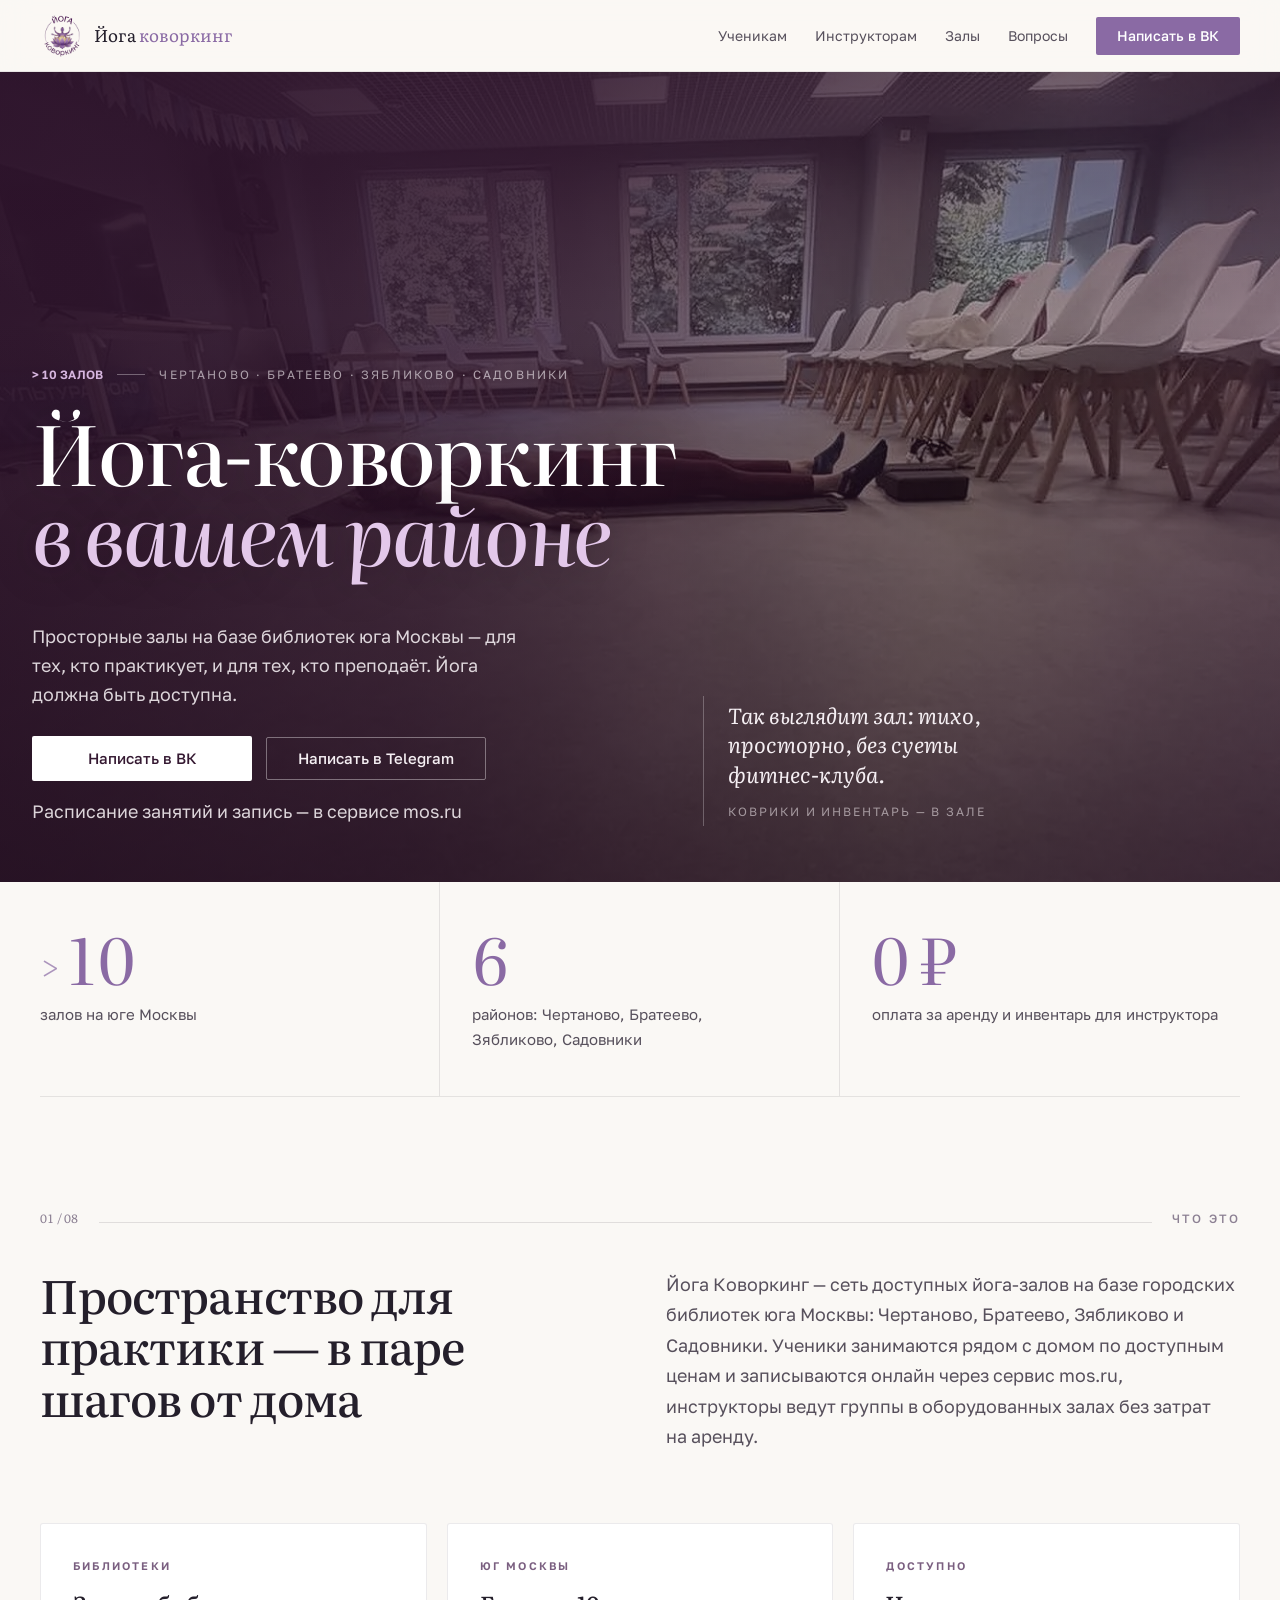
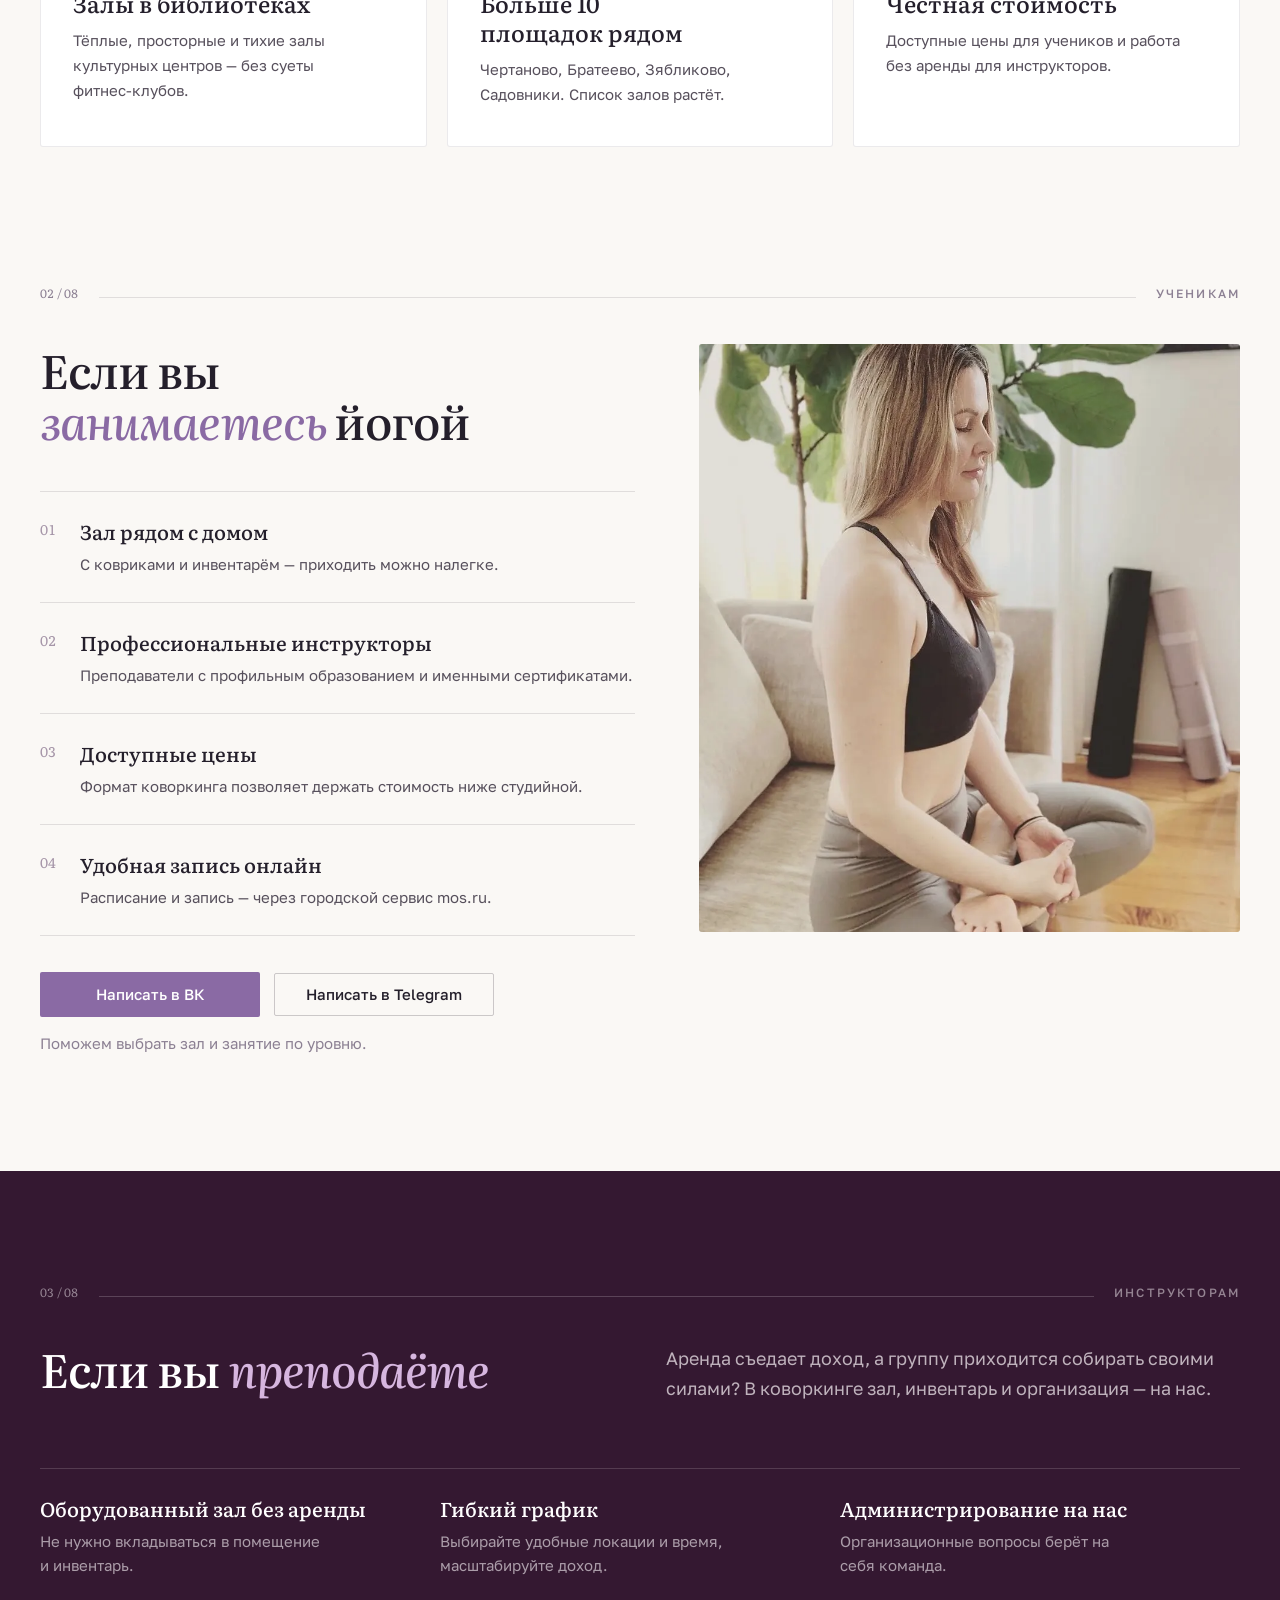
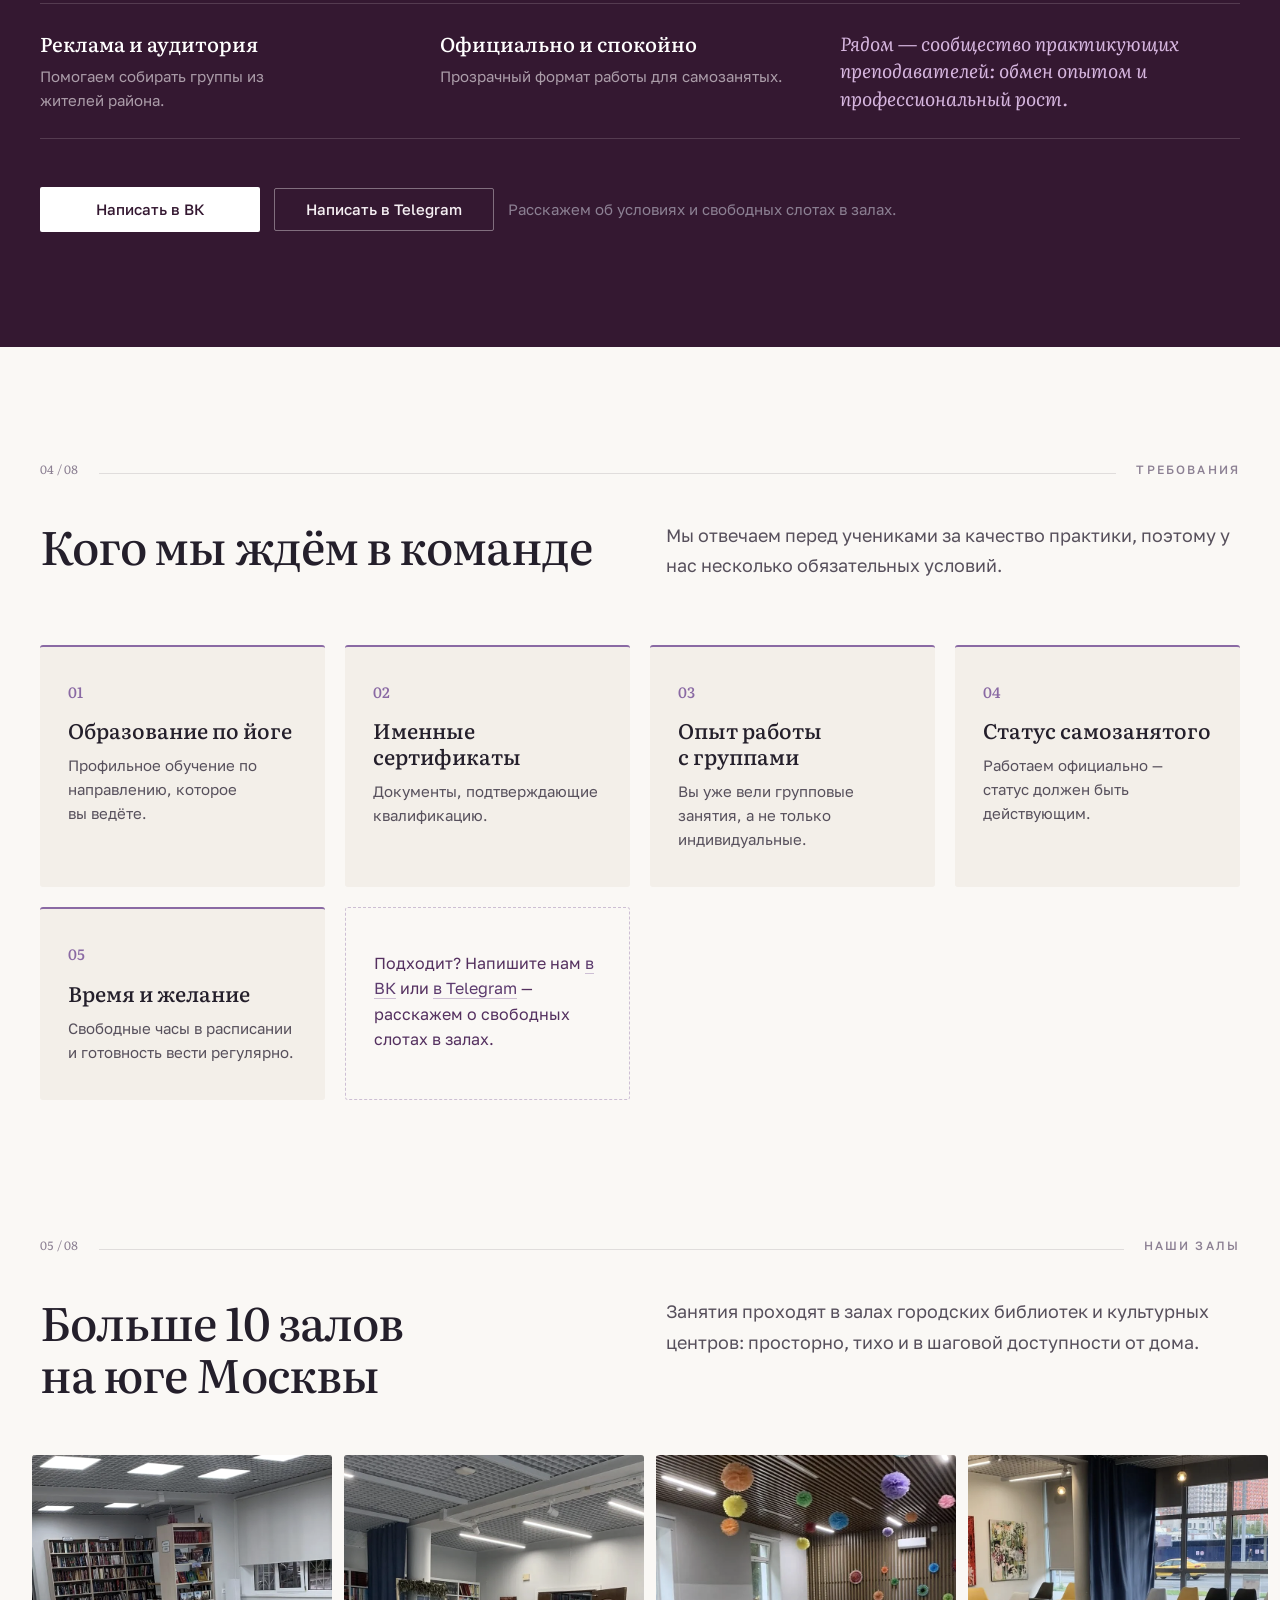
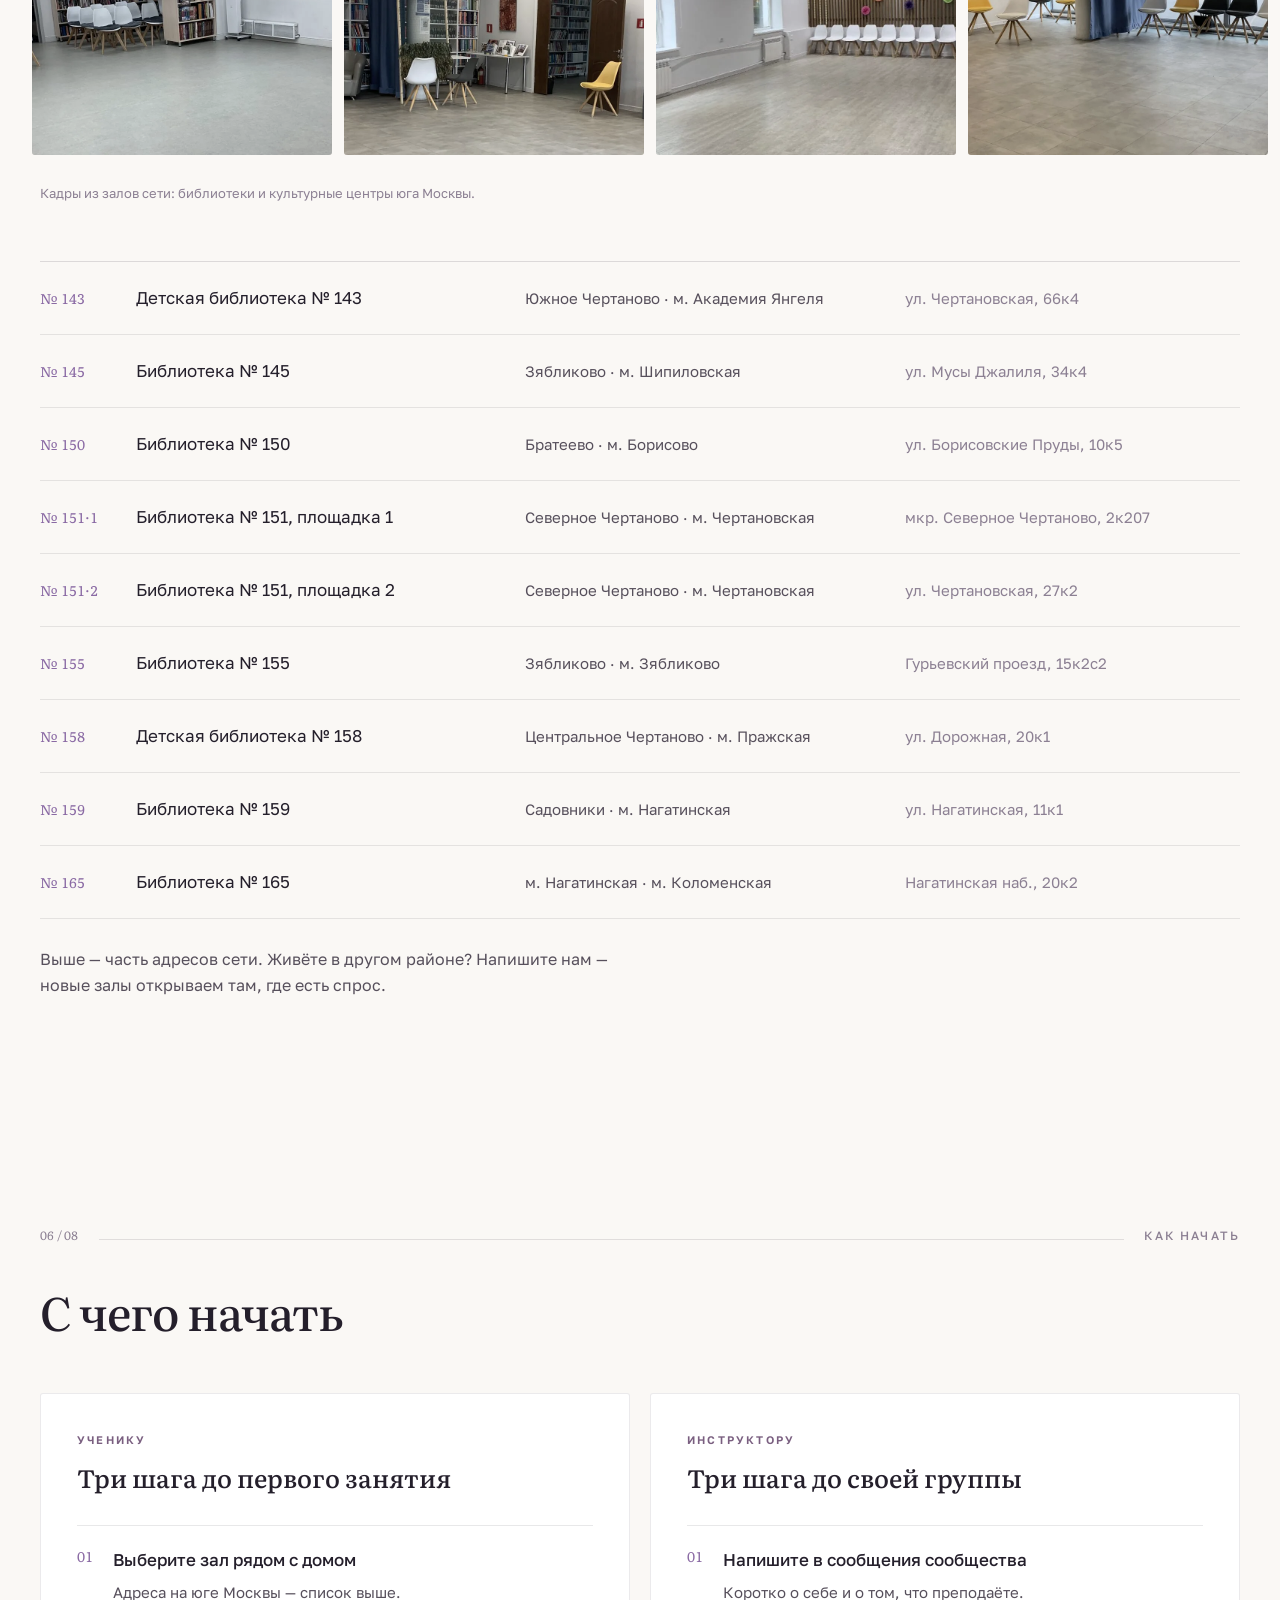
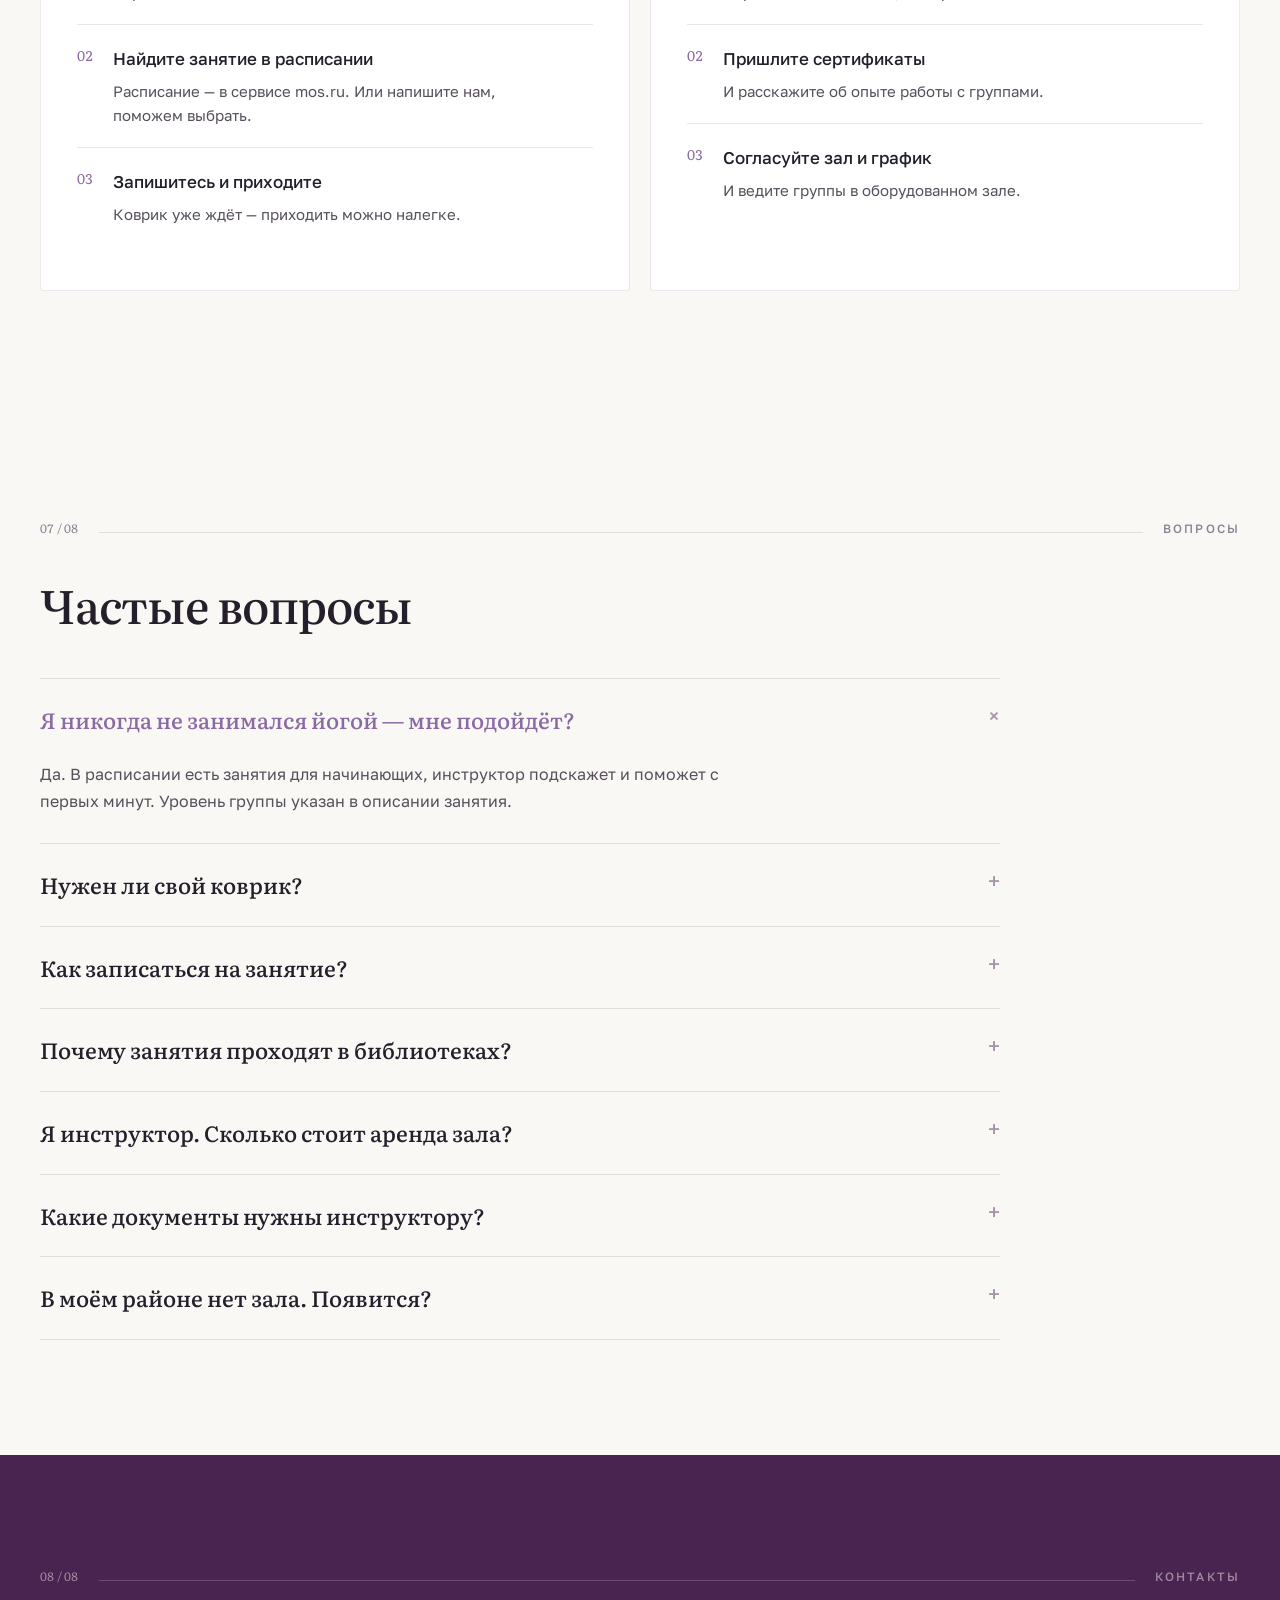
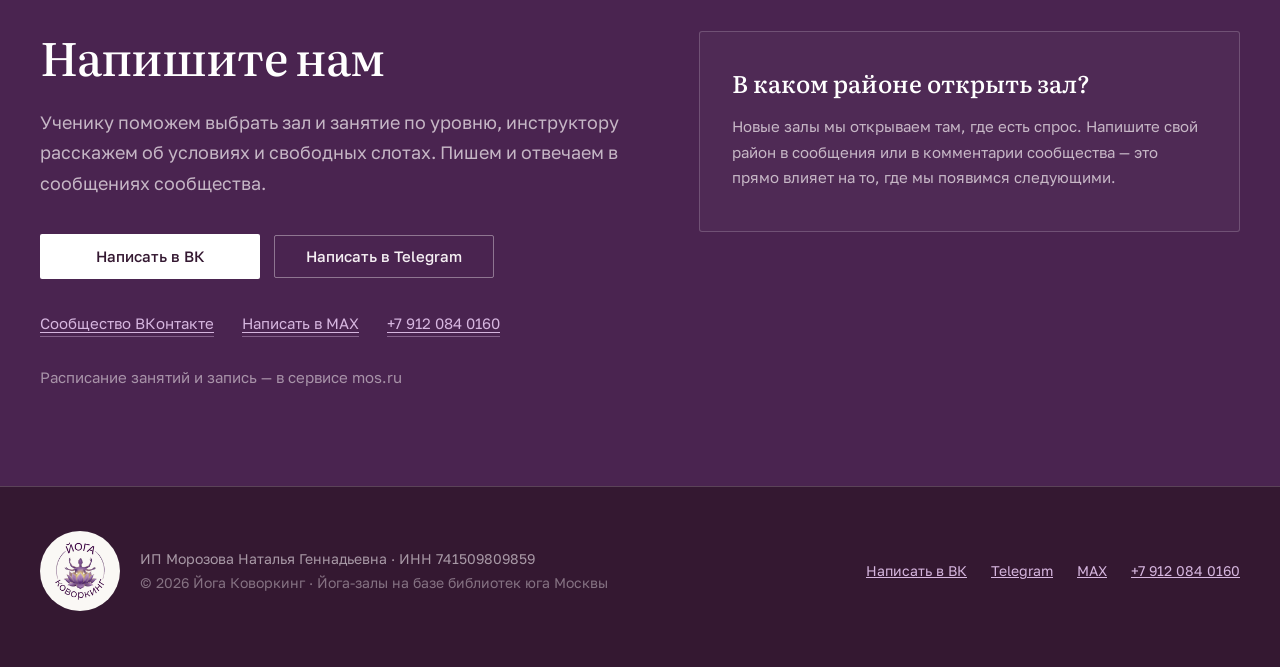
<file: index.html>
<!DOCTYPE html>
<html lang="ru">
<head>
<meta charset="utf-8">
<meta name="viewport" content="width=device-width, initial-scale=1">
<title>Йога-коворкинг в Москве — залы для практики и преподавания</title>
<meta name="description" content="Доступные йога-залы на базе библиотек юга Москвы. Занятия рядом с домом, запись через mos.ru. Инструкторам — оборудованные залы без аренды.">
<link rel="canonical" href="https://yogacoworking.ru/">
<meta property="og:type" content="website">
<meta property="og:site_name" content="Йога Коворкинг">
<meta property="og:locale" content="ru_RU">
<meta property="og:title" content="Йога-коворкинг в вашем районе — залы на юге Москвы">
<meta property="og:description" content="Больше 10 залов на базе библиотек юга Москвы: Чертаново, Братеево, Зябликово, Садовники. Ученикам — занятия рядом с домом, инструкторам — зал без аренды.">
<meta property="og:url" content="https://yogacoworking.ru/">
<meta property="og:image" content="https://yogacoworking.ru/og.jpg">
<meta property="og:image:width" content="1200">
<meta property="og:image:height" content="630">
<meta name="twitter:card" content="summary_large_image">
<meta name="theme-color" content="#FAF8F5">
<link rel="icon" href="./favicon-32.png" sizes="32x32" type="image/png">
<link rel="apple-touch-icon" href="./apple-touch-icon.png">

<link rel="preconnect" href="https://fonts.googleapis.com">
<link rel="preconnect" href="https://fonts.gstatic.com" crossorigin>
<link rel="preload" as="image" href="./photos/hero/hero.webp" type="image/webp" fetchpriority="high">
<link rel="stylesheet" href="https://fonts.googleapis.com/css2?family=Literata:ital,opsz,wght@0,7..72,400;0,7..72,500;0,7..72,600;1,7..72,400;1,7..72,500&family=Golos+Text:wght@400;500;600&display=swap">
<link rel="stylesheet" href="./css/tokens.css">
<link rel="stylesheet" href="./css/base.css">
<link rel="stylesheet" href="./css/components.css">
<link rel="stylesheet" href="./css/sections.css">
<script type="module" src="./js/main.js"></script>

<!-- Единственный источник правды по изменяемым данным.
     null = данных ещё нет, см. PENDING.md. Заглушек в разметке не бывает. -->
<script type="application/json" id="content">
{
  "vk_community": "https://vk.ru/club241061217",
  "vk_message": "https://vk.ru/im?sel=-241061217",
  "telegram": "https://t.me/yogacoworking",
  "max": "https://max.ru/u/f9LHodD0cOJ2ALQNIIs6GPVUt9Y3k14G-6LeY_f4zTSYQbamztr0sTtNDgw",
  "phone": "+7 912 084 0160",
  "mosru_schedule": null,
  "ip": "ИП Морозова Наталья Геннадьевна · ИНН 741509809859",
  "maps": null
}
</script>

<script type="application/ld+json">
{
  "@context": "https://schema.org",
  "@type": "Organization",
  "name": "Йога Коворкинг",
  "alternateName": "Йога-коворкинг",
  "url": "https://yogacoworking.ru/",
  "logo": "https://yogacoworking.ru/photos/logo.png",
  "image": "https://yogacoworking.ru/og.jpg",
  "description": "Сеть доступных йога-залов на базе городских библиотек юга Москвы: Чертаново, Братеево, Зябликово, Садовники. Ученики занимаются рядом с домом, инструкторы ведут группы в оборудованных залах без затрат на аренду.",
  "areaServed": [
    { "@type": "AdministrativeArea", "name": "Южное Чертаново, Москва" },
    { "@type": "AdministrativeArea", "name": "Северное Чертаново, Москва" },
    { "@type": "AdministrativeArea", "name": "Центральное Чертаново, Москва" },
    { "@type": "AdministrativeArea", "name": "Братеево, Москва" },
    { "@type": "AdministrativeArea", "name": "Зябликово, Москва" },
    { "@type": "AdministrativeArea", "name": "Садовники, Москва" }
  ],
  "sameAs": ["https://vk.ru/club241061217", "https://t.me/yogacoworking", "https://max.ru/u/f9LHodD0cOJ2ALQNIIs6GPVUt9Y3k14G-6LeY_f4zTSYQbamztr0sTtNDgw"],
  "telephone": "+79120840160"
}
</script>
<script type="application/ld+json">
{
  "@context": "https://schema.org",
  "@graph": [
    {
      "@type": "SportsActivityLocation",
      "name": "Йога Коворкинг — Детская библиотека № 143",
      "url": "https://yogacoworking.ru/#halls",
      "address": { "@type": "PostalAddress", "streetAddress": "ул. Чертановская, 66к4", "addressLocality": "Москва", "addressCountry": "RU" },
      "containedInPlace": { "@type": "Library", "name": "Детская библиотека № 143" },
      "areaServed": "Южное Чертаново, Москва",
      "parentOrganization": { "@type": "Organization", "name": "Йога Коворкинг" }
    },
    {
      "@type": "SportsActivityLocation",
      "name": "Йога Коворкинг — Библиотека № 145",
      "url": "https://yogacoworking.ru/#halls",
      "address": { "@type": "PostalAddress", "streetAddress": "ул. Мусы Джалиля, 34к4", "addressLocality": "Москва", "addressCountry": "RU" },
      "containedInPlace": { "@type": "Library", "name": "Библиотека № 145" },
      "areaServed": "Зябликово, Москва",
      "parentOrganization": { "@type": "Organization", "name": "Йога Коворкинг" }
    },
    {
      "@type": "SportsActivityLocation",
      "name": "Йога Коворкинг — Библиотека № 150",
      "url": "https://yogacoworking.ru/#halls",
      "address": { "@type": "PostalAddress", "streetAddress": "ул. Борисовские Пруды, 10к5", "addressLocality": "Москва", "addressCountry": "RU" },
      "containedInPlace": { "@type": "Library", "name": "Библиотека № 150" },
      "areaServed": "Братеево, Москва",
      "parentOrganization": { "@type": "Organization", "name": "Йога Коворкинг" }
    },
    {
      "@type": "SportsActivityLocation",
      "name": "Йога Коворкинг — Библиотека № 151, площадка 1",
      "url": "https://yogacoworking.ru/#halls",
      "address": { "@type": "PostalAddress", "streetAddress": "мкр. Северное Чертаново, 2к207", "addressLocality": "Москва", "addressCountry": "RU" },
      "containedInPlace": { "@type": "Library", "name": "Библиотека № 151" },
      "areaServed": "Северное Чертаново, Москва",
      "parentOrganization": { "@type": "Organization", "name": "Йога Коворкинг" }
    },
    {
      "@type": "SportsActivityLocation",
      "name": "Йога Коворкинг — Библиотека № 151, площадка 2",
      "url": "https://yogacoworking.ru/#halls",
      "address": { "@type": "PostalAddress", "streetAddress": "ул. Чертановская, 27к2", "addressLocality": "Москва", "addressCountry": "RU" },
      "containedInPlace": { "@type": "Library", "name": "Библиотека № 151" },
      "areaServed": "Северное Чертаново, Москва",
      "parentOrganization": { "@type": "Organization", "name": "Йога Коворкинг" }
    },
    {
      "@type": "SportsActivityLocation",
      "name": "Йога Коворкинг — Библиотека № 155",
      "url": "https://yogacoworking.ru/#halls",
      "address": { "@type": "PostalAddress", "streetAddress": "Гурьевский проезд, 15к2с2", "addressLocality": "Москва", "addressCountry": "RU" },
      "containedInPlace": { "@type": "Library", "name": "Библиотека № 155" },
      "areaServed": "Зябликово, Москва",
      "parentOrganization": { "@type": "Organization", "name": "Йога Коворкинг" }
    },
    {
      "@type": "SportsActivityLocation",
      "name": "Йога Коворкинг — Детская библиотека № 158",
      "url": "https://yogacoworking.ru/#halls",
      "address": { "@type": "PostalAddress", "streetAddress": "ул. Дорожная, 20к1", "addressLocality": "Москва", "addressCountry": "RU" },
      "containedInPlace": { "@type": "Library", "name": "Детская библиотека № 158" },
      "areaServed": "Центральное Чертаново, Москва",
      "parentOrganization": { "@type": "Organization", "name": "Йога Коворкинг" }
    },
    {
      "@type": "SportsActivityLocation",
      "name": "Йога Коворкинг — Библиотека № 159",
      "url": "https://yogacoworking.ru/#halls",
      "address": { "@type": "PostalAddress", "streetAddress": "ул. Нагатинская, 11к1", "addressLocality": "Москва", "addressCountry": "RU" },
      "containedInPlace": { "@type": "Library", "name": "Библиотека № 159" },
      "areaServed": "Садовники, Москва",
      "parentOrganization": { "@type": "Organization", "name": "Йога Коворкинг" }
    },
    {
      "@type": "SportsActivityLocation",
      "name": "Йога Коворкинг — Библиотека № 165",
      "url": "https://yogacoworking.ru/#halls",
      "address": { "@type": "PostalAddress", "streetAddress": "Нагатинская наб., 20к2", "addressLocality": "Москва", "addressCountry": "RU" },
      "containedInPlace": { "@type": "Library", "name": "Библиотека № 165" },
      "parentOrganization": { "@type": "Organization", "name": "Йога Коворкинг" }
    }
  ]
}
</script>
<script type="application/ld+json">
{
  "@context": "https://schema.org",
  "@type": "FAQPage",
  "mainEntity": [
    { "@type": "Question", "name": "Я никогда не занимался йогой — мне подойдёт?",
      "acceptedAnswer": { "@type": "Answer", "text": "Да. В расписании есть занятия для начинающих, инструктор подскажет и поможет с первых минут. Уровень группы указан в описании занятия." } },
    { "@type": "Question", "name": "Нужен ли свой коврик?",
      "acceptedAnswer": { "@type": "Answer", "text": "Нет, залы оборудованы инвентарём. Со своим ковриком тоже можно." } },
    { "@type": "Question", "name": "Как записаться на занятие?",
      "acceptedAnswer": { "@type": "Answer", "text": "Расписание и запись — онлайн через городской сервис mos.ru: выбираете зал, занятие и время. Если удобнее, напишите нам в сообщения сообщества — поможем подобрать занятие и записаться." } },
    { "@type": "Question", "name": "Почему занятия проходят в библиотеках?",
      "acceptedAnswer": { "@type": "Answer", "text": "Мы используем залы культурных центров: это тёплые, просторные и тихие помещения в шаговой доступности — и именно это позволяет держать цены доступными." } },
    { "@type": "Question", "name": "Я инструктор. Сколько стоит аренда зала?",
      "acceptedAnswer": { "@type": "Answer", "text": "Вы не платите за аренду и инвентарь — формат коворкинга устроен иначе. Напишите в сообщения сообщества, расскажем об условиях сотрудничества." } },
    { "@type": "Question", "name": "Какие документы нужны инструктору?",
      "acceptedAnswer": { "@type": "Answer", "text": "Профильное образование по йоге, именные сертификаты, опыт групповой работы и статус самозанятого." } },
    { "@type": "Question", "name": "В моём районе нет зала. Появится?",
      "acceptedAnswer": { "@type": "Answer", "text": "Возможно — залы открываются там, где есть спрос. Напишите нам свой район." } }
  ]
}
</script>
</head>

<body id="top">
<a class="skip" href="#main">К содержимому</a>

<header class="header">
  <div class="header__in container">
    <a class="brand" href="#top" aria-label="Йога Коворкинг, наверх страницы">
      <img class="brand__sign" src="./photos/logo.png" width="464" height="464" alt="" decoding="async">
      <span class="brand__name">Йога<b>&#8239;коворкинг</b></span>
    </a>
    <button class="burger" type="button" aria-expanded="false" aria-controls="nav" aria-label="Открыть меню"><i></i></button>
    <nav class="nav" id="nav" data-open="false" aria-label="Разделы страницы">
      <a href="#students">Ученикам</a>
      <a href="#teachers">Инструкторам</a>
      <a href="#halls">Залы</a>
      <a href="#faq">Вопросы</a>
      <a class="btn btn--primary" data-cta="vk" href="https://vk.ru/im?sel=-241061217" target="_blank" rel="noopener">Написать в ВК</a>
    </nav>
  </div>
</header>

<main id="main">

  <!-- 1. HERO — ритм A, фулл-блид кадр -->
  <section class="hero" data-type="A" aria-labelledby="hero-title">
    <div class="hero__frame">
      <picture>
        <source srcset="./photos/hero/hero-800.webp 800w, ./photos/hero/hero.webp 1440w" type="image/webp" sizes="100vw">
        <img src="./photos/hero/hero.jpg" srcset="./photos/hero/hero-800.jpg 800w, ./photos/hero/hero.jpg 1440w" sizes="100vw"
             width="1440" height="845" fetchpriority="high" decoding="async"
             alt="Женщина лежит в шавасане на коврике посреди светлого зала; вдоль стен ряды стульев, за окнами зелень">
      </picture>
    </div>
    <div class="hero__veil hero__veil--1"></div>
    <div class="hero__veil hero__veil--2"></div>
    <div class="hero__in container">
      <div class="hero__badge">
        <b aria-label="Больше 10 залов">&gt; 10 залов</b><i></i><span>Чертаново · Братеево · Зябликово · Садовники</span>
      </div>
      <h1 id="hero-title"><span class="nowrap">Йога-коворкинг</span><br><em>в вашем районе</em></h1>
      <div class="hero__row">
        <div class="hero__lead-col">
          <p>Просторные залы на базе библиотек юга Москвы — для тех, кто практикует,
            и для тех, кто преподаёт. Йога должна быть доступна.</p>
          <div class="actions">
            <a class="btn btn--onbrand" data-cta="vk" href="https://vk.ru/im?sel=-241061217" target="_blank" rel="noopener">Написать в ВК</a>
            <a class="btn btn--secondary" data-cta="tg" href="https://t.me/yogacoworking" target="_blank" rel="noopener">Написать в Telegram</a>
          </div>
          <p class="hero__mos" data-mosru>Расписание занятий и запись — в сервисе mos.ru</p>
        </div>
        <div class="hero__aside">
          <p>Так выглядит зал: тихо, просторно, без суеты фитнес-клуба.</p>
          <p>Коврики и инвентарь — в зале</p>
        </div>
      </div>
    </div>
  </section>

  <!-- 1b. Полоса цифр, светлый фон сразу под hero -->
  <div class="container">
    <ul class="stats">
      <li><b aria-label="Больше 10"><i class="stats__gt">&gt;</i>10</b><span>залов на юге Москвы</span></li>
      <li><b>6</b><span>районов: Чертаново, Братеево, Зябликово, Садовники</span></li>
      <li><b>0 ₽</b><span>оплата за аренду и инвентарь для инструктора</span></li>
    </ul>
  </div>

  <!-- 2. ЧТО ЭТО — ритм B -->
  <section class="section" id="about" data-type="B" aria-labelledby="about-title">
    <div class="container">
      <div class="rail"><span class="rail__num">01 / 08</span><span class="rail__line"></span><span class="rail__name">Что это</span></div>
      <div class="section-head">
        <h2 id="about-title">Пространство для практики — в паре шагов от дома</h2>
        <p class="lead" data-mosru>Йога Коворкинг — сеть доступных йога-залов на базе городских библиотек
          юга Москвы: Чертаново, Братеево, Зябликово и Садовники. Ученики занимаются рядом с домом
          по доступным ценам и записываются онлайн через сервис mos.ru, инструкторы ведут группы
          в оборудованных залах без затрат на аренду.</p>
      </div>
      <ul class="grid">
        <li class="card">
          <span class="eyebrow">Библиотеки</span>
          <h3>Залы в библиотеках</h3>
          <p>Тёплые, просторные и тихие залы культурных центров — без суеты фитнес-клубов.</p>
        </li>
        <li class="card">
          <span class="eyebrow">Юг Москвы</span>
          <h3>Больше 10 площадок рядом</h3>
          <p>Чертаново, Братеево, Зябликово, Садовники. Список залов растёт.</p>
        </li>
        <li class="card">
          <span class="eyebrow">Доступно</span>
          <h3>Честная стоимость</h3>
          <p>Доступные цены для учеников и работа без аренды для инструкторов.</p>
        </li>
      </ul>
    </div>
  </section>

  <!-- 3. УЧЕНИКАМ — ритм A -->
  <section class="section" id="students" data-type="A" aria-labelledby="students-title">
    <div class="container">
      <div class="rail"><span class="rail__num">02 / 08</span><span class="rail__line"></span><span class="rail__name">Ученикам</span></div>
      <div class="split-students">
        <div>
          <h2 id="students-title">Если вы <em class="accent-em">занимаетесь</em> йогой</h2>
          <ol class="numlist">
            <li><span class="numlist__num">01</span><div><h3>Зал рядом с домом</h3><p>С ковриками и инвентарём — приходить можно налегке.</p></div></li>
            <li><span class="numlist__num">02</span><div><h3>Профессиональные инструкторы</h3><p>Преподаватели с профильным образованием и именными сертификатами.</p></div></li>
            <li><span class="numlist__num">03</span><div><h3>Доступные цены</h3><p>Формат коворкинга позволяет держать стоимость ниже студийной.</p></div></li>
            <li><span class="numlist__num">04</span><div><h3>Удобная запись онлайн</h3><p data-mosru>Расписание и запись — через городской сервис mos.ru.</p></div></li>
          </ol>
          <div class="actions">
            <a class="btn btn--primary" data-cta="vk" href="https://vk.ru/im?sel=-241061217" target="_blank" rel="noopener">Написать в ВК</a>
            <a class="btn btn--secondary" data-cta="tg" href="https://t.me/yogacoworking" target="_blank" rel="noopener">Написать в Telegram</a>
            <span class="note">Поможем выбрать зал и занятие по уровню.</span>
          </div>
        </div>
        <div class="sticky-photo">
          <picture>
            <source srcset="./photos/practice/practice.webp" type="image/webp">
            <img src="./photos/practice/practice.jpg" width="900" height="1180" loading="lazy" decoding="async"
                 alt="Женщина сидит в позе для медитации с закрытыми глазами, рядом скручены коврики для йоги">
          </picture>
        </div>
      </div>
    </div>
  </section>

  <!-- 4. ИНСТРУКТОРАМ — ритм C, единственный тёмный блок -->
  <section class="section section--dark" id="teachers" data-type="C" aria-labelledby="teachers-title">
    <div class="container">
      <div class="rail"><span class="rail__num">03 / 08</span><span class="rail__line"></span><span class="rail__name">Инструкторам</span></div>
      <div class="section-head">
        <h2 id="teachers-title">Если вы <em class="accent-em">преподаёте</em></h2>
        <p class="lead">Аренда съедает доход, а группу приходится собирать своими силами?
          В коворкинге зал, инвентарь и организация — на нас.</p>
      </div>
      <ul class="flist">
        <li><h3>Оборудованный зал без аренды</h3><p>Не нужно вкладываться в помещение и инвентарь.</p></li>
        <li><h3>Гибкий график</h3><p>Выбирайте удобные локации и время, масштабируйте доход.</p></li>
        <li><h3>Администрирование на нас</h3><p>Организационные вопросы берёт на себя команда.</p></li>
        <li><h3>Реклама и аудитория</h3><p>Помогаем собирать группы из жителей района.</p></li>
        <li><h3>Официально и спокойно</h3><p>Прозрачный формат работы для самозанятых.</p></li>
        <li class="flist__quote"><p>Рядом — сообщество практикующих преподавателей: обмен опытом и профессиональный рост.</p></li>
      </ul>
      <div class="actions">
        <a class="btn btn--ondark" data-cta="vk" href="https://vk.ru/im?sel=-241061217" target="_blank" rel="noopener">Написать в ВК</a>
        <a class="btn btn--secondary" data-cta="tg" href="https://t.me/yogacoworking" target="_blank" rel="noopener">Написать в Telegram</a>
        <span class="note">Расскажем об условиях и свободных слотах в залах.</span>
      </div>
    </div>
  </section>

  <!-- 5. ТРЕБОВАНИЯ — ритм B. Фильтр стоит выше FAQ: отсекает нецелевые отклики -->
  <section class="section" id="requirements" data-type="B" aria-labelledby="req-title">
    <div class="container">
      <div class="rail"><span class="rail__num">04 / 08</span><span class="rail__line"></span><span class="rail__name">Требования</span></div>
      <div class="section-head">
        <h2 id="req-title">Кого мы ждём в команде</h2>
        <p class="lead">Мы отвечаем перед учениками за качество практики, поэтому у нас
          несколько обязательных условий.</p>
      </div>
      <ul class="grid">
        <li class="tile"><span class="eyebrow">01</span><h3>Образование по йоге</h3><p>Профильное обучение по направлению, которое вы ведёте.</p></li>
        <li class="tile"><span class="eyebrow">02</span><h3>Именные сертификаты</h3><p>Документы, подтверждающие квалификацию.</p></li>
        <li class="tile"><span class="eyebrow">03</span><h3>Опыт работы с группами</h3><p>Вы уже вели групповые занятия, а не только индивидуальные.</p></li>
        <li class="tile"><span class="eyebrow">04</span><h3>Статус самозанятого</h3><p>Работаем официально — статус должен быть действующим.</p></li>
        <li class="tile"><span class="eyebrow">05</span><h3>Время и желание</h3><p>Свободные часы в расписании и готовность вести регулярно.</p></li>
        <li class="tile tile--dashed">
          <p>Подходит? Напишите нам
            <a class="link" data-cta="vk" href="https://vk.ru/im?sel=-241061217" target="_blank" rel="noopener">в ВК</a>
            или <a class="link" data-cta="tg" href="https://t.me/yogacoworking" target="_blank" rel="noopener">в Telegram</a>
            — расскажем о свободных слотах в залах.</p>
        </li>
      </ul>
    </div>
  </section>

  <!-- 6. НАШИ ЗАЛЫ — ритм A -->
  <section class="section" id="halls" data-type="A" aria-labelledby="halls-title">
    <div class="container">
      <div class="rail"><span class="rail__num">05 / 08</span><span class="rail__line"></span><span class="rail__name">Наши залы</span></div>
      <div class="section-head">
        <h2 id="halls-title">Больше 10 залов на юге Москвы</h2>
        <p class="lead">Занятия проходят в залах городских библиотек и культурных центров:
          просторно, тихо и в шаговой доступности от дома.</p>
      </div>
    </div>
    <ul class="halls-strip reveal">
      <li><div class="frame"><picture><source srcset="./photos/halls/hall-01.webp" type="image/webp"><img src="./photos/halls/hall-01.jpg" width="1200" height="800" loading="lazy" decoding="async" alt="Зал с книжными стеллажами и рядами белых стульев, в центре свободное пространство"></picture></div></li>
      <li><div class="frame"><picture><source srcset="./photos/halls/hall-02.webp" type="image/webp"><img src="./photos/halls/hall-02.jpg" width="1200" height="800" loading="lazy" decoding="async" alt="Просторный светлый зал библиотеки: стеллажи с книгами, кресло и свободный центр"></picture></div></li>
      <li><div class="frame"><picture><source srcset="./photos/halls/hall-03.webp" type="image/webp"><img src="./photos/halls/hall-03.jpg" width="1200" height="800" loading="lazy" decoding="async" alt="Зал с деревянным реечным потолком, большими окнами и светлым полом"></picture></div></li>
      <li><div class="frame"><picture><source srcset="./photos/halls/hall-04.webp" type="image/webp"><img src="./photos/halls/hall-04.jpg" width="1200" height="800" loading="lazy" decoding="async" alt="Светлый зал с панорамными окнами, картинами на стене и стульями вдоль стекла"></picture></div></li>
      <li><div class="frame"><picture><source srcset="./photos/halls/hall-05.webp" type="image/webp"><img src="./photos/halls/hall-05.jpg" width="1200" height="800" loading="lazy" decoding="async" alt="Читальный зал: стеллажи с книгами, экран и стулья по периметру"></picture></div></li>
      <li><div class="frame"><picture><source srcset="./photos/halls/hall-06.webp" type="image/webp"><img src="./photos/halls/hall-06.jpg" width="1200" height="800" loading="lazy" decoding="async" alt="Пустой зал с паркетным полом и рядом высоких окон под потолком"></picture></div></li>
    </ul>
    <div class="container">
      <p class="halls-caption">Кадры из залов сети: библиотеки и культурные центры юга Москвы.</p>
      <ul class="catalog">
        <li>
          <span class="catalog__num">№ 143</span>
          <span class="catalog__name">Детская библиотека № 143</span>
          <span class="catalog__place">Южное Чертаново · м. Академия Янгеля</span>
          <span class="catalog__addr">ул. Чертановская, 66к4</span>
        </li>
        <li>
          <span class="catalog__num">№ 145</span>
          <span class="catalog__name">Библиотека № 145</span>
          <span class="catalog__place">Зябликово · м. Шипиловская</span>
          <span class="catalog__addr">ул. Мусы Джалиля, 34к4</span>
        </li>
        <li>
          <span class="catalog__num">№ 150</span>
          <span class="catalog__name">Библиотека № 150</span>
          <span class="catalog__place">Братеево · м. Борисово</span>
          <span class="catalog__addr">ул. Борисовские Пруды, 10к5</span>
        </li>
        <li>
          <span class="catalog__num">№ 151·1</span>
          <span class="catalog__name">Библиотека № 151, площадка 1</span>
          <span class="catalog__place">Северное Чертаново · м. Чертановская</span>
          <span class="catalog__addr">мкр. Северное Чертаново, 2к207</span>
        </li>
        <li>
          <span class="catalog__num">№ 151·2</span>
          <span class="catalog__name">Библиотека № 151, площадка 2</span>
          <span class="catalog__place">Северное Чертаново · м. Чертановская</span>
          <span class="catalog__addr">ул. Чертановская, 27к2</span>
        </li>
        <li>
          <span class="catalog__num">№ 155</span>
          <span class="catalog__name">Библиотека № 155</span>
          <span class="catalog__place">Зябликово · м. Зябликово</span>
          <span class="catalog__addr">Гурьевский проезд, 15к2с2</span>
        </li>
        <li>
          <span class="catalog__num">№ 158</span>
          <span class="catalog__name">Детская библиотека № 158</span>
          <span class="catalog__place">Центральное Чертаново · м. Пражская</span>
          <span class="catalog__addr">ул. Дорожная, 20к1</span>
        </li>
        <li>
          <span class="catalog__num">№ 159</span>
          <span class="catalog__name">Библиотека № 159</span>
          <span class="catalog__place">Садовники · м. Нагатинская</span>
          <span class="catalog__addr">ул. Нагатинская, 11к1</span>
        </li>
        <li>
          <span class="catalog__num">№ 165</span>
          <span class="catalog__name">Библиотека № 165</span>
          <span class="catalog__place">м. Нагатинская · м. Коломенская</span>
          <span class="catalog__addr">Нагатинская наб., 20к2</span>
        </li>
      </ul>
      <p class="halls-note">Выше — часть адресов сети. Живёте в другом районе? Напишите нам —
        новые залы открываем там, где есть спрос.</p>
    </div>
  </section>

  <!-- 7. КАК НАЧАТЬ — ритм B -->
  <section class="section" id="start" data-type="B" aria-labelledby="start-title">
    <div class="container">
      <div class="rail"><span class="rail__num">06 / 08</span><span class="rail__line"></span><span class="rail__name">Как начать</span></div>
      <h2 id="start-title">С чего начать</h2>
      <ul class="grid grid--wide">
        <li class="card">
          <span class="eyebrow">Ученику</span>
          <h3>Три шага до первого занятия</h3>
          <ol class="steps">
            <li><span class="steps__num">01</span><div><span class="steps__title">Выберите зал рядом с домом</span><p>Адреса на юге Москвы — список выше.</p></div></li>
            <li><span class="steps__num">02</span><div><span class="steps__title">Найдите занятие в расписании</span><p data-mosru>Расписание — в сервисе mos.ru. Или напишите нам, поможем выбрать.</p></div></li>
            <li><span class="steps__num">03</span><div><span class="steps__title">Запишитесь и приходите</span><p>Коврик уже ждёт — приходить можно налегке.</p></div></li>
          </ol>
        </li>
        <li class="card">
          <span class="eyebrow">Инструктору</span>
          <h3>Три шага до своей группы</h3>
          <ol class="steps">
            <li><span class="steps__num">01</span><div><span class="steps__title">Напишите в сообщения сообщества</span><p>Коротко о себе и о том, что преподаёте.</p></div></li>
            <li><span class="steps__num">02</span><div><span class="steps__title">Пришлите сертификаты</span><p>И расскажите об опыте работы с группами.</p></div></li>
            <li><span class="steps__num">03</span><div><span class="steps__title">Согласуйте зал и график</span><p>И ведите группы в оборудованном зале.</p></div></li>
          </ol>
        </li>
      </ul>
    </div>
  </section>

  <!-- 8. ВОПРОСЫ — ритм A -->
  <section class="section" id="faq" data-type="A" aria-labelledby="faq-title">
    <div class="container">
      <div class="rail"><span class="rail__num">07 / 08</span><span class="rail__line"></span><span class="rail__name">Вопросы</span></div>
      <h2 id="faq-title">Частые вопросы</h2>
      <ul class="faq">
        <li class="faq__item">
          <button class="faq__q" type="button" aria-expanded="false">
            <span>Я никогда не занимался йогой — мне подойдёт?</span><span class="faq__icon">+</span>
          </button>
          <div class="faq__a"><p>Да. В расписании есть занятия для начинающих, инструктор подскажет и поможет
            с первых минут. Уровень группы указан в описании занятия.</p></div>
        </li>
        <li class="faq__item">
          <button class="faq__q" type="button" aria-expanded="false">
            <span>Нужен ли свой коврик?</span><span class="faq__icon">+</span>
          </button>
          <div class="faq__a"><p>Нет, залы оборудованы инвентарём. Со своим ковриком тоже можно.</p></div>
        </li>
        <li class="faq__item">
          <button class="faq__q" type="button" aria-expanded="false">
            <span>Как записаться на занятие?</span><span class="faq__icon">+</span>
          </button>
          <div class="faq__a"><p data-mosru>Расписание и запись — онлайн через городской сервис mos.ru: выбираете зал,
            занятие и время. Если удобнее — напишите нам в сообщения сообщества,
            поможем подобрать занятие и записаться.</p></div>
        </li>
        <li class="faq__item">
          <button class="faq__q" type="button" aria-expanded="false">
            <span>Почему занятия проходят в библиотеках?</span><span class="faq__icon">+</span>
          </button>
          <div class="faq__a"><p>Мы используем залы культурных центров: это тёплые, просторные и тихие помещения
            в шаговой доступности — и именно это позволяет держать цены доступными.</p></div>
        </li>
        <li class="faq__item">
          <button class="faq__q" type="button" aria-expanded="false">
            <span>Я инструктор. Сколько стоит аренда зала?</span><span class="faq__icon">+</span>
          </button>
          <div class="faq__a"><p>Вы не платите за аренду и инвентарь — формат коворкинга устроен иначе.
            Напишите в сообщения сообщества, расскажем об условиях сотрудничества.</p></div>
        </li>
        <li class="faq__item">
          <button class="faq__q" type="button" aria-expanded="false">
            <span>Какие документы нужны инструктору?</span><span class="faq__icon">+</span>
          </button>
          <div class="faq__a"><p>Профильное образование по йоге, именные сертификаты, опыт групповой работы
            и статус самозанятого.</p></div>
        </li>
        <li class="faq__item">
          <button class="faq__q" type="button" aria-expanded="false">
            <span>В моём районе нет зала. Появится?</span><span class="faq__icon">+</span>
          </button>
          <div class="faq__a"><p>Возможно — залы открываются там, где есть спрос. Напишите нам свой район.</p></div>
        </li>
      </ul>
    </div>
  </section>

  <!-- 9. КОНТАКТЫ — ритм C, брендовый блок -->
  <section class="section section--brand" id="contacts" data-type="C" aria-labelledby="contacts-title">
    <div class="container">
      <div class="rail"><span class="rail__num">08 / 08</span><span class="rail__line"></span><span class="rail__name">Контакты</span></div>
      <div class="contacts-grid">
        <div>
          <h2 id="contacts-title">Напишите нам</h2>
          <p class="lead">Ученику поможем выбрать зал и занятие по уровню, инструктору расскажем
            об условиях и свободных слотах. Пишем и отвечаем в сообщениях сообщества.</p>
          <div class="actions">
            <a class="btn btn--onbrand" data-cta="vk" href="https://vk.ru/im?sel=-241061217" target="_blank" rel="noopener">Написать в ВК</a>
            <a class="btn btn--secondary" data-cta="tg" href="https://t.me/yogacoworking" target="_blank" rel="noopener">Написать в Telegram</a>
          </div>
          <div class="contacts-links">
            <a class="link" href="https://vk.ru/club241061217" target="_blank" rel="noopener">Сообщество ВКонтакте</a>
            <a class="link" data-cta="max" href="https://max.ru/u/f9LHodD0cOJ2ALQNIIs6GPVUt9Y3k14G-6LeY_f4zTSYQbamztr0sTtNDgw" target="_blank" rel="noopener">Написать в MAX</a>
            <a class="link" data-bind="phone" href="tel:+79120840160">+7 912 084 0160</a>
            <span data-mosru>Расписание занятий и запись — в сервисе mos.ru</span>
          </div>
        </div>
        <div class="contacts-card">
          <h3>В каком районе открыть зал?</h3>
          <p>Новые залы мы открываем там, где есть спрос. Напишите свой район в сообщения
            или в комментарии сообщества — это прямо влияет на то, где мы появимся следующими.</p>
        </div>
      </div>
    </div>
  </section>

</main>

<footer class="footer" id="footer">
  <div class="footer__in container">
    <div class="footer__brand">
      <img class="footer__logo" src="./photos/logo.png" width="464" height="464" loading="lazy" decoding="async"
           alt="Логотип «Йога Коворкинг»: фигура в позе лотоса в круге из букв">
      <div class="footer__legal">
        <div data-bind="ip">ИП Морозова Наталья Геннадьевна · ИНН 741509809859</div>
        <div class="copyright">© 2026 Йога Коворкинг · Йога-залы на базе библиотек юга Москвы</div>
      </div>
    </div>
    <div class="footer__links">
      <a data-cta="vk" href="https://vk.ru/im?sel=-241061217" target="_blank" rel="noopener">Написать в ВК</a>
      <a data-cta="tg" href="https://t.me/yogacoworking" target="_blank" rel="noopener">Telegram</a>
      <a data-cta="max" href="https://max.ru/u/f9LHodD0cOJ2ALQNIIs6GPVUt9Y3k14G-6LeY_f4zTSYQbamztr0sTtNDgw" target="_blank" rel="noopener">MAX</a>
      <a data-bind="phone" href="tel:+79120840160">+7 912 084 0160</a>
    </div>
  </div>
</footer>

<div class="sticky">
  <a class="btn btn--primary" data-cta="vk" href="https://vk.ru/im?sel=-241061217" target="_blank" rel="noopener">Написать в ВК</a>
  <a class="btn btn--secondary" data-cta="tg" href="https://t.me/yogacoworking" target="_blank" rel="noopener" aria-label="Написать в Telegram">Telegram</a>
</div>

</body>
</html>
</file>
<file: css/tokens.css>
/* ============================================================
   ТОКЕНЫ — палитра, шрифты, шкала, отступы.
   Рестайлинг 2026-09-02 по design_handoff_landing_restyle/README.md
   («Design Tokens»). Палитра выведена из кириллического логотипа —
   переход от предыдущего сине-фиолетового акцента к сливовому.
   Смена акцента или кегля = правка здесь, а не поиск по файлам.
   ============================================================ */

:root{
  /* Палитра. 70 нейтраль / 20 тёмный / 10 бренд */
  --bg:#FAF8F5;              /* фон страницы, theme-color */
  --surface:#FFFFFF;         /* карточки «Что это», «Как начать» */
  --surface-warm:#F3EFE9;    /* плитки требований, ховер строк каталога */

  --ink:#241F2B;             /* основной текст, H1–H3 на светлом */
  --ink-2:#57505C;           /* абзацы */
  --ink-3:#8C8093;           /* подписи, мелкие пояснения */
  --label:#7A5F80;           /* рубрики 11px uppercase */
  --num:#A595A8;             /* номера пунктов, иконка «+» */

  --accent:#8A6AA4;          /* акцент — мид-тон лотоса */
  --accent-deep:#5C3B6E;     /* ховер кнопок */
  --accent-ink:#54305F;      /* текст на кремовом акцентно */

  --plum-900:#341831;        /* тёмный блок «Инструкторам», hero-фон, футер */
  --plum-800:#4A2450;        /* брендовый блок «Контакты» */
  --lilac-300:#D6B6DF;       /* акцент на тёмном */
  --lilac-200:#E3C8EA;       /* курсив в H1, ховер белых кнопок */
  --on-dark:#F5EFF3;         /* текст на тёмном */

  --hairline:rgba(36,31,43,.09);       /* рамки, разделители на светлом */
  --hairline-2:rgba(36,31,43,.12);
  --hairline-3:rgba(36,31,43,.14);
  --hairline-dark:rgba(245,239,243,.16);   /* разделители на тёмном */
  --hairline-dark-2:rgba(245,239,243,.2);

  /* Гарнитуры: заголовки антиквой (Literata, есть курсив-акцент),
     текст гуманистическим гротеском (Golos Text). Обе с кириллицей. */
  --font-display:Literata,Georgia,"Times New Roman",serif;
  --font-body:"Golos Text","Segoe UI",system-ui,-apple-system,sans-serif;

  /* Шкала: H1 88 / H2 46 / H2-контакты 60 / H3 20–25 / лид 17–19 / текст 15–16 / подписи 13–14 / рубрики 11–12 */
  --fs-display:clamp(33px,6.4vw,88px);
  --fs-h2:clamp(30px,3.6vw,46px);
  --fs-h2-contacts:clamp(34px,4.6vw,60px);
  --fs-h3:clamp(20px,1.6vw,25px);
  --fs-lead:clamp(17px,1.4vw,19px);
  --fs-body:16px;
  --fs-small:15px;
  --fs-caption:13px;
  --fs-label:12px;

  --gap-section:clamp(72px,9vw,120px);
  --container:min(1200px, 100% - 2 * clamp(20px,4vw,32px));
  --radius-btn:2px;
  --radius-card:3px;
  --header-h:72px;
}
</file>
<file: css/base.css>
/* ============================================================
   БАЗА — сброс, типографика, утилиты, доступность,
   dev-маркировка недостающих данных.
   ============================================================ */

*,*::before,*::after{box-sizing:border-box}

html{
  -webkit-text-size-adjust:100%;
  scroll-behavior:smooth;
}
@media (prefers-reduced-motion:reduce){ html{scroll-behavior:auto} }

body{
  margin:0;
  padding-bottom:88px;            /* место под закреплённое действие на мобиле */
  background:var(--bg);
  color:var(--ink);
  font:400 var(--fs-body)/1.65 var(--font-body);
  -webkit-font-smoothing:antialiased;
  text-wrap:pretty;
}
@media (min-width:1024px){ body{padding-bottom:0} }

img{display:block;max-width:100%}
a{color:inherit}
ul,ol{margin:0;padding:0;list-style:none}
strong,b{font-weight:600}

h1,h2,h3{margin:0;font-optical-sizing:auto;font-family:var(--font-display);font-weight:500;text-wrap:balance}
h1{font-size:var(--fs-display);line-height:.98;letter-spacing:-.03em}
h2{font-size:var(--fs-h2);line-height:1.12;letter-spacing:-.02em}
h3{font-size:var(--fs-h3);line-height:1.28}
p{margin:0;max-width:62ch;text-wrap:pretty}

/* ---------- Утилиты ---------- */
.container{width:var(--container);margin-inline:auto}
.vh{position:absolute;width:1px;height:1px;overflow:hidden;clip-path:inset(50%);white-space:nowrap}
.note{font-size:var(--fs-small);color:var(--ink-3)}
.note-after{margin-top:24px;font-size:var(--fs-small);color:var(--ink-2)}

/* ---------- Доступность ---------- */
:where(a,button,summary,input,[tabindex]):focus-visible{
  outline:2px solid var(--accent-deep);
  outline-offset:3px;
  border-radius:4px;
}
.section--dark :focus-visible,
.section--brand :focus-visible,
.hero :focus-visible{outline-color:#fff}

.skip{
  position:fixed;left:16px;top:-100px;z-index:200;
  padding:12px 18px;border-radius:4px;
  background:var(--ink);color:#fff;text-decoration:none;
  transition:top 140ms ease;
}
.skip:focus-visible{top:16px}

section[id],footer[id]{scroll-margin-top:88px}

/* ---------- DEV: маркировка недостающих данных ----------
   Работает только при <html data-env="dev">. Перед публикацией
   атрибут снимается, это проверяет gate.sh.                     */
html[data-env="dev"] [data-pending]{
  outline:2px dashed #B4442F;outline-offset:3px;position:relative;
}
html[data-env="dev"] [data-pending]::after{
  content:"ЖДЁМ: " attr(data-pending);
  position:absolute;left:0;top:-20px;z-index:50;
  padding:3px 6px;border-radius:4px;
  font:500 11px/1 ui-monospace,monospace;color:#fff;background:#B4442F;
  white-space:nowrap;
}
</file>
<file: css/components.css>
/* ============================================================
   КОМПОНЕНТЫ — ритм секций, кнопки, карточки, шапка, меню,
   аккордеон, закреплённое действие.
   ============================================================ */

/* ---------- Ритм секций A / B / C ----------
   A — полноширинный визуал, B — карточная сетка, C — акцентная заливка.
   Соседние типы не совпадают: A B A C B A B A C.               */
.section{padding-block:var(--gap-section)}
.section--dark{background:var(--plum-900);color:var(--on-dark)}
.section--brand{background:var(--plum-800);color:var(--on-dark);padding-bottom:96px}
.section--dark p,.section--brand p{color:rgba(245,239,243,.72);max-width:56ch}
.section--dark h2,.section--dark h3,
.section--brand h2,.section--brand h3{color:#fff}

/* ---------- Заголовок секции: номер / линия / имя раздела ---------- */
.rail{
  display:flex;align-items:baseline;gap:20px;
  margin-bottom:clamp(28px,4vw,44px);
}
.rail__num{
  font:14px/1 var(--font-display);color:var(--ink-3);
  font-variant-numeric:tabular-nums;white-space:nowrap;
  font-size:var(--fs-label);letter-spacing:.02em;
}
.rail__line{flex:1;height:1px;background:var(--hairline-2)}
.rail__name{
  font:500 var(--fs-label)/1 var(--font-body);
  text-transform:uppercase;letter-spacing:.18em;color:var(--ink-3);
  white-space:nowrap;
}
.section--dark .rail__num,.section--brand .rail__num,
.section--dark .rail__name,.section--brand .rail__name{color:rgba(245,239,243,.5)}
.section--dark .rail__line,.section--brand .rail__line{background:var(--hairline-dark-2)}

/* ---------- Кнопки ----------
   Все парные CTA — одной ширины и не растягиваются на всю ширину
   секции: min-width держит форму на десктопе, flex-wrap ломает
   их в столбик на мобиле без переопределений на брейкпоинт.      */
.btn{
  display:inline-flex;align-items:center;justify-content:center;
  min-width:220px;white-space:nowrap;flex:none;
  padding:14px 26px;border:1px solid transparent;border-radius:var(--radius-btn);
  font:500 15px/1 var(--font-body);text-decoration:none;cursor:pointer;
  touch-action:manipulation;-webkit-tap-highlight-color:transparent;
  transition:background 200ms ease,border-color 200ms ease,color 200ms ease,transform 80ms ease;
}
.btn:active{transform:translateY(1px)}

.btn--primary{background:var(--accent);color:#fff;padding:14px 26px}
.btn--primary:hover{background:var(--accent-deep)}
.btn--secondary{background:transparent;color:var(--ink);border-color:rgba(36,31,43,.22);padding:13px 24px}
.btn--secondary:hover{border-color:var(--accent);color:var(--accent)}
.btn--onbrand{background:#fff;color:var(--plum-900);padding:14px 26px}
.btn--onbrand:hover{background:var(--lilac-300)}
.btn--ondark{background:#fff;color:var(--plum-900);padding:14px 26px}
.btn--ondark:hover{background:var(--lilac-300)}
/* вторичная кнопка на тёмном/брендовом блоке — обводка по белому.
   .hero сюда же: он не оборачивается в .section--dark, а стоит на
   собственном тёмном фоне-фото. Без этого текст кнопки уходил
   тёмным по тёмному и пропадал на фото. */
.section--dark .btn--secondary,.section--brand .btn--secondary,.hero .btn--secondary{
  color:var(--on-dark);border-color:rgba(245,239,243,.4);
}
.section--dark .btn--secondary:hover,.section--brand .btn--secondary:hover,.hero .btn--secondary:hover{
  border-color:var(--lilac-300);color:var(--lilac-300);
}

.link{color:var(--accent-deep);text-underline-offset:3px;text-decoration-thickness:1px}
.link:hover{color:var(--ink)}
.section--dark .link,.section--brand .link{color:var(--lilac-300)}
.section--dark .link:hover,.section--brand .link:hover{color:#fff}

.actions{
  display:flex;flex-wrap:wrap;align-items:center;gap:14px;
  margin-top:clamp(26px,3.5vw,36px);
}

/* ---------- Сетки и карточки ---------- */
.grid{display:grid;gap:20px;grid-template-columns:repeat(auto-fit,minmax(255px,1fr))}
.grid--wide{grid-template-columns:repeat(auto-fit,minmax(300px,1fr))}

.card{
  background:var(--surface);border:1px solid var(--hairline);
  border-radius:var(--radius-card);padding:36px 32px 40px;
  transition:border-color 250ms ease,transform 250ms ease;
}
.card:hover{border-color:rgba(138,106,164,.45);transform:translateY(-3px)}
.card .eyebrow{
  display:block;margin-bottom:18px;
  font:600 11px/1 var(--font-body);text-transform:uppercase;
  letter-spacing:.2em;color:var(--label);
}
.card h3{margin-bottom:10px;font-size:23px;line-height:1.25}
.card p{color:var(--ink-2);max-width:46ch;font-size:var(--fs-small);line-height:1.65}

/* карточки-плитки требований: тёплая подложка, цветной верх */
.tile{
  background:var(--surface-warm);border-radius:var(--radius-card);
  padding:32px 28px 36px;border-top:2px solid var(--accent);
}
.tile .eyebrow{font:500 15px/1 var(--font-display);color:var(--accent)}
.tile h3{margin:12px 0 10px;font-size:21px;line-height:1.25}
.tile p{color:var(--ink-2);font-size:var(--fs-small);line-height:1.6}
.tile--dashed{
  background:none;border-top:0;border:1px dashed rgba(138,106,164,.4);
  display:flex;align-items:center;
}
.tile--dashed p{color:var(--accent-ink);font-size:16px;line-height:1.6;max-width:none}
.tile--dashed .link{border-bottom:1px solid rgba(138,106,164,.4);text-decoration:none}

.lead{
  font-size:var(--fs-lead);line-height:1.7;color:var(--ink-2);max-width:60ch;
}

/* ---------- Кадры ---------- */
.frame{border-radius:var(--radius-card);overflow:hidden;background:var(--surface-warm)}
.frame img{width:100%;height:100%;object-fit:cover;filter:saturate(.82) contrast(1.04)}
figcaption{margin-top:14px;max-width:62ch;font-size:var(--fs-caption);color:var(--ink-3)}

/* ---------- Шапка ---------- */
.header{
  position:sticky;top:0;z-index:100;height:var(--header-h);
  background:rgba(250,248,245,.82);
  -webkit-backdrop-filter:blur(14px) saturate(1.4);backdrop-filter:blur(14px) saturate(1.4);
  border-bottom:1px solid var(--hairline);
}
@supports not ((backdrop-filter:blur(1px)) or (-webkit-backdrop-filter:blur(1px))){
  .header{background:var(--bg)}
}
.header__in{
  height:100%;display:flex;align-items:center;justify-content:space-between;gap:16px;
}
.brand{
  display:inline-flex;align-items:center;gap:10px;
  text-decoration:none;-webkit-tap-highlight-color:transparent;
}
.brand__sign{width:44px;height:44px;object-fit:contain}
.brand__name{font:17px/1.1 var(--font-display);letter-spacing:.01em;color:var(--ink)}
.brand__name b{font-weight:400;color:var(--accent);margin-left:.05em}

.burger{
  display:grid;place-items:center;width:44px;height:44px;margin-right:-10px;
  border:0;background:transparent;cursor:pointer;touch-action:manipulation;
  -webkit-tap-highlight-color:transparent;
}
.burger i{
  display:block;width:22px;height:1.5px;background:var(--ink);
  position:relative;transition:background 160ms ease;
}
.burger i::before,.burger i::after{
  content:"";position:absolute;left:0;width:22px;height:1.5px;
  background:var(--ink);transition:transform 180ms ease;
}
.burger i::before{top:-7px}
.burger i::after{top:7px}
.burger[aria-expanded="true"] i{background:transparent}
.burger[aria-expanded="true"] i::before{transform:translateY(7px) rotate(45deg)}
.burger[aria-expanded="true"] i::after{transform:translateY(-7px) rotate(-45deg)}

.nav{
  position:fixed;inset:var(--header-h) 0 0;z-index:99;
  padding:16px clamp(20px,4vw,32px) 40px;
  display:flex;flex-direction:column;overflow-y:auto;
  background:var(--bg);
  opacity:0;transform:translateY(-8px);pointer-events:none;
  transition:opacity 160ms ease-out,transform 160ms ease-out;
}
.nav[data-open="true"]{opacity:1;transform:none;pointer-events:auto}
.nav a:not(.btn){
  display:block;padding:16px 0;border-bottom:1px solid var(--hairline);
  font:400 22px/1.2 var(--font-display);text-decoration:none;color:var(--ink);
}
.nav .btn{margin-top:24px}
body[data-menu-open]{overflow:hidden}

@media (min-width:1024px){
  .burger{display:none}
  .nav{
    position:static;inset:auto;flex-direction:row;align-items:center;gap:28px;
    padding:0;background:none;overflow:visible;
    opacity:1;transform:none;pointer-events:auto;
  }
  .nav a:not(.btn){
    padding:0;border:0;text-decoration:none;
    font:400 14px/1 var(--font-body);color:var(--ink-2);
    transition:color 140ms ease;
  }
  .nav a:not(.btn):hover{color:var(--accent)}
  .nav .btn{margin-top:0;min-width:0;padding:11px 20px;font-size:14px}
}

/* ---------- FAQ-аккордеон ---------- */
.faq{max-width:960px;border-top:1px solid var(--hairline-2)}
.faq__item{border-bottom:1px solid var(--hairline-2)}
.faq__q{
  width:100%;display:flex;justify-content:space-between;align-items:flex-start;
  gap:16px;min-width:0;padding:26px 0;border:0;background:none;cursor:pointer;
  font:500 clamp(18px,2vw,22px)/1.35 var(--font-display);color:var(--ink);
  text-align:left;transition:color 200ms ease;
}
.faq__item[data-open="true"] .faq__q{color:var(--accent)}
.faq__q:hover{color:var(--accent)}
.faq__icon{flex:none;font:400 22px/1 var(--font-body);color:var(--num);transition:transform 250ms ease}
.faq__item[data-open="true"] .faq__icon{transform:rotate(45deg)}
.faq__a{
  overflow:hidden;max-height:0;opacity:0;
  transition:max-height 350ms ease,opacity 250ms ease;
}
.faq__item[data-open="true"] .faq__a{max-height:320px;opacity:1}
.faq__a p{padding-bottom:28px;font-size:16px;line-height:1.7;color:var(--ink-2);max-width:70ch}
@media (prefers-reduced-motion:reduce){
  .faq__a{transition:none}
  .faq__icon{transition:none}
}

/* ---------- Закреплённое действие на мобиле ---------- */
.sticky{
  position:fixed;inset:auto 0 0 0;z-index:90;
  display:flex;gap:12px;align-items:center;
  padding:10px clamp(20px,4vw,32px) calc(10px + env(safe-area-inset-bottom));
  background:rgba(250,248,245,.94);
  -webkit-backdrop-filter:blur(12px);backdrop-filter:blur(12px);
  border-top:1px solid var(--hairline);
}
@supports not ((backdrop-filter:blur(1px)) or (-webkit-backdrop-filter:blur(1px))){
  .sticky{background:var(--bg)}
}
.sticky .btn{min-width:0;flex:1}
.sticky .btn--secondary{flex:none;padding-inline:16px}
@media (min-width:1024px){ .sticky{display:none} }

/* ---------- Движение ---------- */
.reveal{opacity:1}
@media (prefers-reduced-motion:no-preference){
  html.js .reveal{opacity:0;transform:translateY(14px);
    transition:opacity 220ms ease-out,transform 220ms ease-out}
  html.js .reveal.is-in{opacity:1;transform:none}
}
</file>
<file: css/sections.css>
/* ============================================================
   СЕКЦИИ — hero, полоса цифр, аудитории, требования, залы,
   шаги, вопросы, контакты, футер.
   ============================================================ */

/* ---------- Заголовок секции: H2 + лид рядом ---------- */
.section-head{
  display:grid;gap:clamp(32px,4vw,64px);margin-top:44px;
  grid-template-columns:1fr;align-items:start;
}
@media (min-width:768px){ .section-head{grid-template-columns:repeat(2,1fr)} }
.section-head .lead{margin:0}
.accent-em{font-style:italic;color:var(--accent)}
.section--dark .accent-em,.section--brand .accent-em{color:var(--lilac-300)}

/* заголовок секции без парного лида (пара «06/08 Как начать», «07/08 Вопросы») —
   тот же отступ от rail, что несёт .section-head в остальных секциях */
.rail + h2{margin-top:44px}

/* компенсация: секция сразу продолжает предыдущий блок без своего верхнего
   воздуха (полоса цифр перед «Ученикам», текст перед лентой залов) */
#students,#halls{padding-top:24px}

#about .grid{margin-top:72px}
#requirements .grid{margin-top:64px}
#start .grid{margin-top:56px}
#start .card{padding:40px 36px 44px}
#start .card h3{margin-top:18px;font-size:25px;line-height:1.2}
#teachers .actions{margin-top:48px}

.halls-caption{margin-top:16px;font-size:13px;color:var(--ink-3)}
.halls-note{margin-top:28px;font-size:16px;line-height:1.6;color:var(--ink-2);max-width:60ch}
.contacts-grid .lead{margin-top:24px}

/* ---------- 1. Hero — фулл-блид кадр ---------- */
.hero{
  position:relative;overflow:hidden;background:var(--plum-900);
  min-height:min(90vh,840px);display:flex;flex-direction:column;justify-content:flex-end;
}
.hero__frame{position:absolute;inset:0}
.hero__frame img{
  width:100%;height:100%;object-fit:cover;object-position:60% 45%;
  filter:saturate(.55) contrast(1.06) brightness(.92);
}
.hero__veil{position:absolute;inset:0}
.hero__veil--1{background:linear-gradient(103deg,rgba(46,20,44,.94) 0%,rgba(52,24,49,.8) 38%,rgba(52,24,49,.34) 72%,rgba(74,36,80,.42) 100%)}
.hero__veil--2{background:linear-gradient(180deg,rgba(46,20,44,.5) 0%,rgba(46,20,44,0) 30%,rgba(30,12,28,.62) 100%)}
.hero__in{
  position:relative;width:100%;
  padding:clamp(120px,16vw,180px) clamp(20px,4vw,32px) clamp(40px,5vw,56px);
}
.hero__badge{
  display:flex;align-items:center;gap:14px;flex-wrap:wrap;
  font:12px/1 var(--font-body);letter-spacing:.18em;text-transform:uppercase;
  color:rgba(245,239,243,.62);
}
.hero__badge b{color:var(--lilac-300);font-weight:600;letter-spacing:.02em}
.hero__badge i{width:28px;height:1px;background:rgba(245,239,243,.35)}
.hero h1{
  margin-top:clamp(20px,2.4vw,30px);color:#fff;
  text-shadow:0 2px 40px rgba(30,12,28,.35);
}
.hero h1 .nowrap{white-space:nowrap}
.hero h1 em{font-style:italic;color:var(--lilac-200)}
.hero__row{
  display:flex;flex-wrap:wrap;align-items:flex-end;gap:clamp(28px,4vw,72px);
  margin-top:clamp(32px,4vw,52px);
}
.hero__lead-col{flex:1 1 420px;max-width:620px}
.hero__lead-col p{
  font-size:var(--fs-lead);line-height:1.6;color:rgba(245,239,243,.88);max-width:46ch;
}
.hero__row .actions{margin-top:28px}
.hero__mos{margin-top:16px;font-size:14px;color:rgba(245,239,243,.6)}
.hero__aside{
  flex:0 1 300px;border-left:1px solid rgba(245,239,243,.28);
  padding:4px 0 4px 24px;
}
.hero__aside p:first-child{
  font-family:var(--font-display);font-style:italic;
  font-size:clamp(17px,1.7vw,22px);line-height:1.35;color:var(--on-dark);
}
.hero__aside p:last-child{
  margin-top:14px;font-size:12px;letter-spacing:.16em;text-transform:uppercase;
  color:rgba(245,239,243,.55);
}

/* ---------- 1b. Полоса цифр ---------- */
.stats{
  display:grid;grid-template-columns:1fr;
  border-bottom:1px solid rgba(36,31,43,.1);
}
.stats li{padding:32px 0;border-top:1px solid rgba(36,31,43,.1)}
.stats li:first-child{border-top:0}
.stats b{
  display:block;font:400 clamp(40px,5vw,64px)/1 var(--font-display);
  color:var(--accent);letter-spacing:-.03em;font-variant-numeric:tabular-nums;
}
.stats b .stats__gt{
  font-size:.52em;font-style:normal;vertical-align:.2em;
  margin-right:.12em;letter-spacing:0;opacity:.7;
}
.stats span{display:block;margin-top:12px;font-size:15px;color:var(--ink-2)}
@media (min-width:640px){
  .stats{grid-template-columns:repeat(3,1fr)}
  .stats li{
    padding:44px 32px;border-top:0;border-right:1px solid rgba(36,31,43,.1);
  }
  .stats li:first-child{padding-left:0}
  .stats li:last-child{padding-right:0;border-right:0}
}

/* ---------- 3. Ученикам: нумерованный список + sticky-фото ---------- */
.split-students{
  display:grid;gap:clamp(36px,5vw,72px);align-items:start;
  grid-template-columns:1fr;margin-top:44px;
}
@media (min-width:1024px){ .split-students{grid-template-columns:1.1fr 1fr} }
.numlist{margin-top:44px;border-top:1px solid var(--hairline-2)}
.numlist li{
  display:grid;grid-template-columns:auto 1fr;gap:24px;
  padding:26px 0;border-bottom:1px solid var(--hairline-2);
}
.numlist__num{
  padding-top:4px;font:14px/1 var(--font-display);color:var(--num);
  font-variant-numeric:tabular-nums;
}
.numlist h3{font-size:20px;line-height:1.3}
.numlist p{margin-top:8px;font-size:15px;line-height:1.6;color:var(--ink-2)}
.split-students .actions{margin-top:36px}

.sticky-photo{
  border-radius:var(--radius-card);overflow:hidden;background:#EDE7E0;
}
@media (min-width:1024px){ .sticky-photo{position:sticky;top:104px} }
.sticky-photo img{
  display:block;width:100%;height:clamp(360px,46vw,620px);
  object-fit:cover;filter:saturate(.82) contrast(1.04);
}

/* ---------- 4. Инструкторам: список-сетка + цитата ---------- */
.flist{
  display:grid;grid-template-columns:1fr;gap:0;
  margin-top:64px;border-top:1px solid var(--hairline-dark);
}
@media (min-width:640px){ .flist{grid-template-columns:repeat(2,1fr)} }
@media (min-width:1024px){ .flist{grid-template-columns:repeat(3,1fr)} }
.flist li{padding:26px 0;border-bottom:1px solid var(--hairline-dark)}
@media (min-width:640px){ .flist li{padding-inline:0 clamp(24px,4vw,64px)} }
.flist h3{font-size:20px;line-height:1.3;color:#fff}
.flist p{margin-top:8px;font-size:15px;line-height:1.6;color:rgba(245,239,243,.62)}
.flist__quote{display:flex;align-items:center}
.flist__quote p{
  font-family:var(--font-display);font-style:italic;
  font-size:19px;line-height:1.45;color:var(--lilac-300);margin-top:0;
}

/* ---------- 6. Наши залы: лента + каталог ---------- */
/* Лента идёт во всю ширину окна, не ограничена контейнером 1200 —
   поэтому её не оборачивают в .container, только боковой паддинг совпадает с ним. */
.halls-strip{
  display:grid;grid-auto-flow:column;grid-auto-columns:minmax(260px,1fr);
  gap:12px;margin-top:56px;
  padding:0 clamp(20px,4vw,32px) 12px;
  overflow-x:auto;scroll-snap-type:x mandatory;scrollbar-width:none;
}
.halls-strip::-webkit-scrollbar{display:none}
.halls-strip li{scroll-snap-align:center}
.halls-strip .frame{background:#EDE7E0}
.halls-strip img{height:300px;object-fit:cover;filter:saturate(.8) contrast(1.04)}
@media (min-width:1024px){
  .halls-strip{grid-auto-columns:minmax(300px,1fr)}
}

.catalog{margin-top:56px;border-top:1px solid var(--hairline-3)}
.catalog li{
  display:flex;flex-wrap:wrap;gap:10px 24px;align-items:baseline;
  padding:22px 0;border-bottom:1px solid rgba(36,31,43,.1);
  transition:background 200ms ease;
}
.catalog li:hover{background:var(--surface-warm)}
.catalog__num{
  flex:0 0 72px;font:14px/1 var(--font-display);color:var(--accent);
  font-variant-numeric:tabular-nums;
}
.catalog__name{flex:1 1 210px;font-size:17px}
.catalog__place{flex:1 1 200px;font-size:15px;color:var(--ink-2)}
.catalog__addr{flex:1 1 180px;font-size:15px;color:var(--ink-3)}

/* ---------- 7. Как начать ---------- */
.steps{margin-top:32px}
.steps li{
  display:grid;grid-template-columns:auto 1fr;gap:20px;
  padding:20px 0;border-top:1px solid rgba(36,31,43,.1);
}
.steps__num{padding-top:3px;font:14px/1 var(--font-display);color:var(--accent);font-variant-numeric:tabular-nums}
.steps__title{font-size:17px;font-weight:500}
.steps p{margin-top:6px;font-size:15px;line-height:1.6;color:var(--ink-2)}

/* ---------- 8. Вопросы: обёртка аккордеона ---------- */
.faq{margin-top:48px;max-width:960px;border-top:1px solid var(--hairline-2)}

/* ---------- 9. Контакты ---------- */
.contacts-grid{
  display:grid;gap:clamp(36px,5vw,72px);align-items:start;
  grid-template-columns:1fr;margin-top:48px;
}
@media (min-width:1024px){ .contacts-grid{grid-template-columns:1.1fr 1fr} }
.contacts-links{display:flex;flex-wrap:wrap;gap:28px;margin-top:32px;font-size:15px}
.contacts-links a{border-bottom:1px solid rgba(214,182,223,.4)}
.contacts-links span{color:rgba(245,239,243,.55)}
.contacts-card{
  border:1px solid rgba(245,239,243,.2);border-radius:var(--radius-card);
  padding:36px 32px 40px;background:rgba(255,255,255,.03);
}
.contacts-card h3{font-size:24px;line-height:1.25;color:#fff}
.contacts-card p{margin-top:16px;font-size:15px;line-height:1.7;color:rgba(245,239,243,.72)}

/* ---------- Футер ---------- */
.footer{
  background:var(--plum-900);color:rgba(245,239,243,.6);
  padding:44px 0 56px;border-top:1px solid var(--hairline-dark-2);
}
.footer__in{
  display:flex;flex-wrap:wrap;align-items:center;justify-content:space-between;gap:32px;
}
.footer__brand{display:flex;align-items:center;gap:20px}
.footer__logo{
  width:80px;height:80px;object-fit:contain;
  background:var(--bg);border-radius:50%;padding:9px;
}
.footer__legal{font-size:14px;line-height:1.7}
.footer__legal .copyright{color:rgba(245,239,243,.42)}
.footer__links{display:flex;flex-wrap:wrap;gap:16px 24px;font-size:14px}
.footer__links a{color:var(--lilac-300)}
.footer__links a:hover{color:#fff}
</file>
